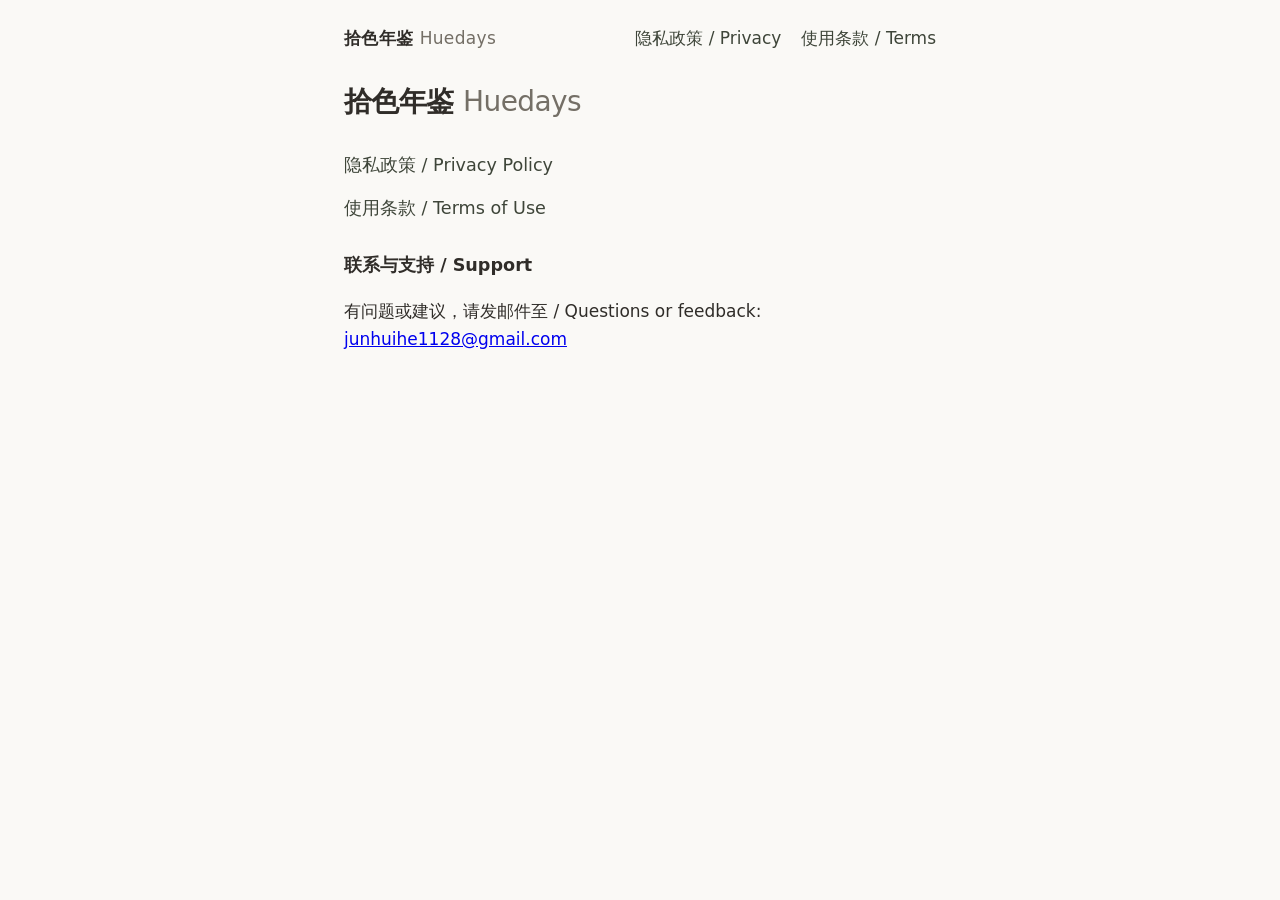
<file: index.html>
<!DOCTYPE html>
<html lang="zh-Hans">
<head>
  <meta charset="utf-8">
  <meta name="viewport" content="width=device-width, initial-scale=1">
  <title>拾色年鉴 Huedays</title>
  <style>
:root {
  --paper: #FAF9F6;
  --ink: #302D29;
  --soft: #746F66;
  --line: #EAE7E0;
  --accent: #3E4539;
}
* { box-sizing: border-box; }
html { scroll-behavior: smooth; }
body {
  margin: 0;
  background: var(--paper);
  color: var(--ink);
  font: 17px/1.65 -apple-system, BlinkMacSystemFont, "Segoe UI", "PingFang SC", "Hiragino Sans GB", "Noto Sans SC", "Source Han Sans SC", "Microsoft YaHei", system-ui, sans-serif;
  -webkit-font-smoothing: antialiased;
}
.top {
  max-width: 40rem;
  margin: 0 auto;
  padding: 1.5rem 1.5rem 0;
  display: flex;
  flex-wrap: wrap;
  gap: 0.75rem 1.5rem;
  align-items: baseline;
  justify-content: space-between;
}
.brand {
  color: var(--ink);
  text-decoration: none;
  font-weight: 600;
  letter-spacing: 0.02em;
}
.brand span, h1 span { color: var(--soft); font-weight: 500; }
nav { display: flex; flex-wrap: wrap; gap: 0.75rem 1.25rem; }
nav a, .langs a, .links a {
  color: var(--accent);
  text-decoration: none;
}
nav a[aria-current="page"] { color: var(--ink); }
nav a:hover, .langs a:hover, .links a:hover, .brand:hover { text-decoration: underline; }
main {
  max-width: 40rem;
  margin: 0 auto;
  padding: 2rem 1.5rem 4rem;
}
.langs { color: var(--soft); font-size: 0.95rem; margin: 0 0 2rem; }
h1 { font-size: 1.75rem; font-weight: 650; letter-spacing: -0.02em; line-height: 1.25; margin: 0 0 0.5rem; }
h2 { font-size: 1.1rem; font-weight: 650; margin: 1.75rem 0 0.4rem; }
.updated { color: var(--soft); font-size: 0.9rem; margin: 0 0 1.25rem; }
.intro { margin: 0 0 0.5rem; }
article p { margin: 0 0 0.25rem; }
article + article {
  margin-top: 3rem;
  padding-top: 3rem;
  border-top: 1px solid var(--line);
}
.links { list-style: none; padding: 0; margin: 2rem 0 0; }
.links li { margin: 0 0 0.85rem; }
.links a { font-size: 1.1rem; }
  </style>
</head>
<body>
  <header class="top">
    <a class="brand" href="./">拾色年鉴 <span>Huedays</span></a>
    <nav>
      <a href="privacy.html">隐私政策 / Privacy</a>
      <a href="terms.html">使用条款 / Terms</a>
    </nav>
  </header>
  <main>
    <h1>拾色年鉴 <span>Huedays</span></h1>
    <ul class="links">
      <li><a href="privacy.html">隐私政策 / Privacy Policy</a></li>
      <li><a href="terms.html">使用条款 / Terms of Use</a></li>
    </ul>
    <h2>联系与支持 / Support</h2>
    <p>有问题或建议，请发邮件至 / Questions or feedback: <a href="mailto:junhuihe1128@gmail.com">junhuihe1128@gmail.com</a></p>
  </main>
</body>
</html>
</file>
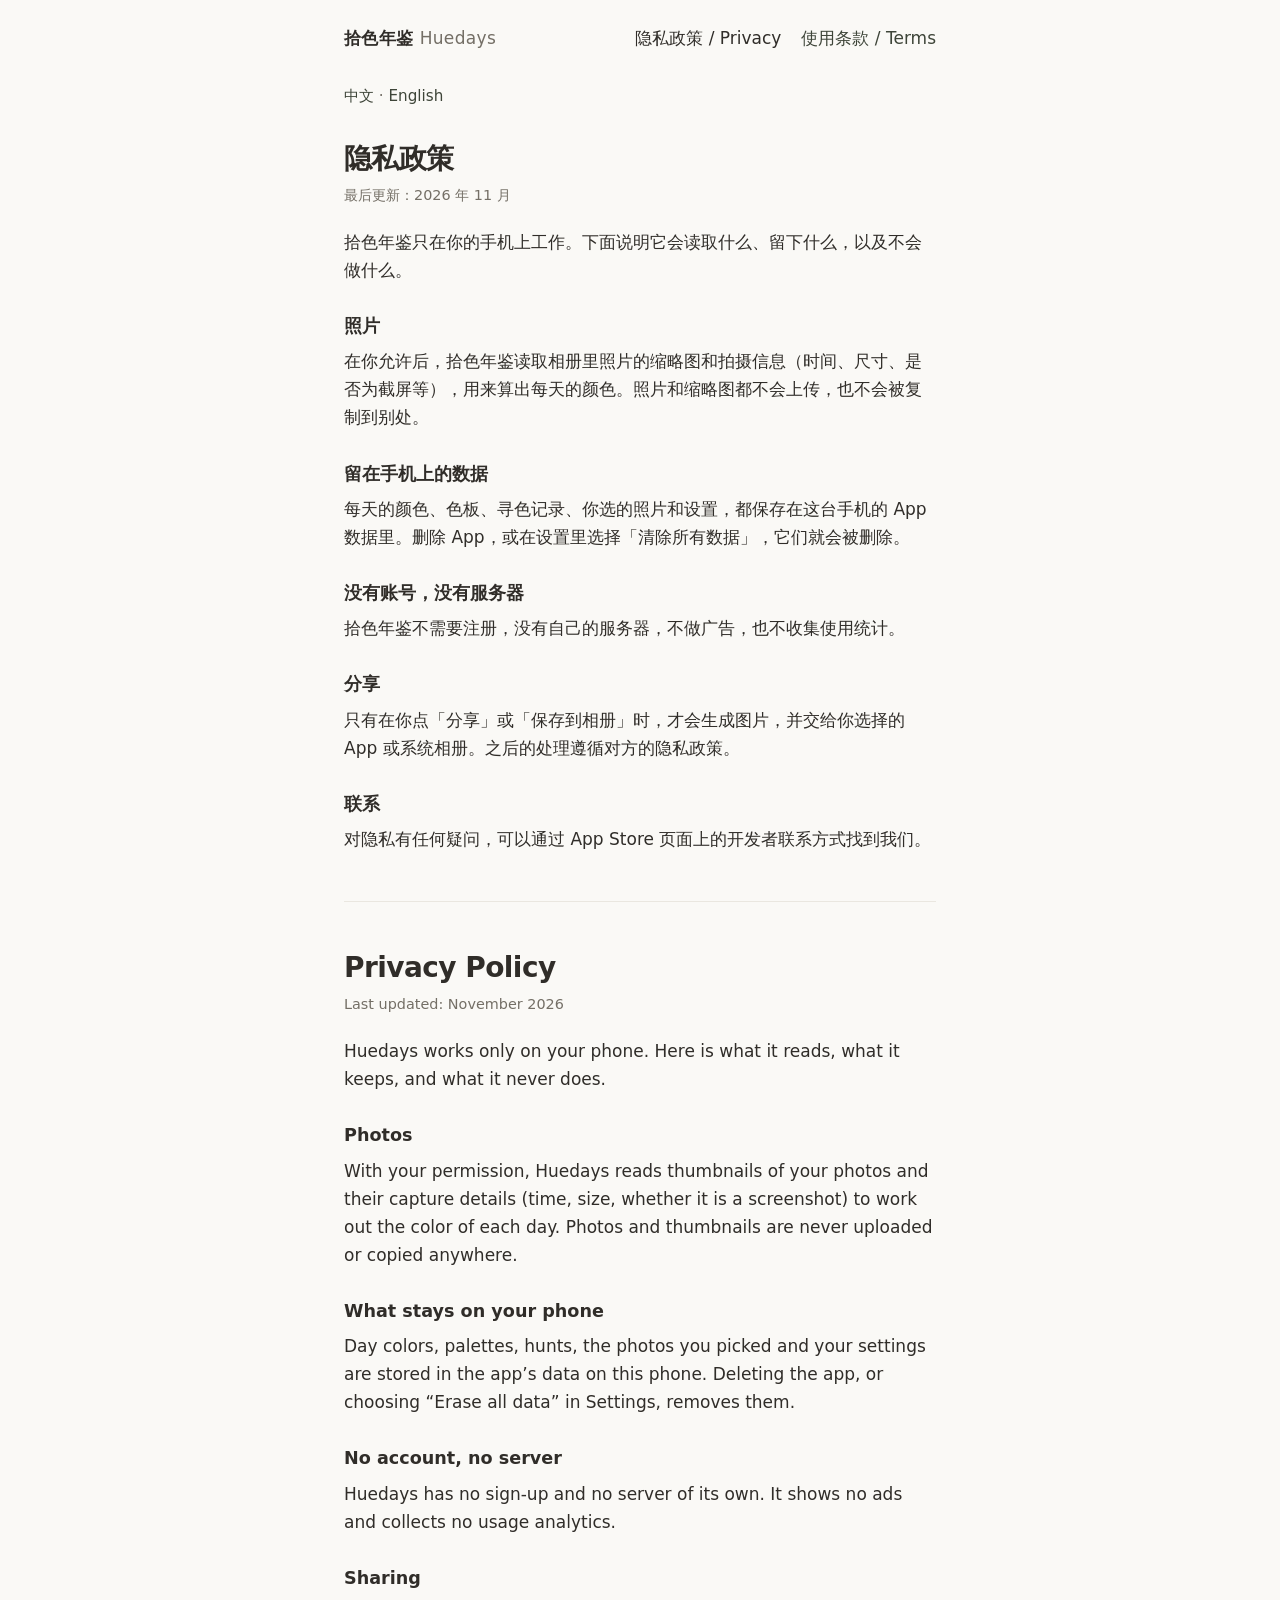
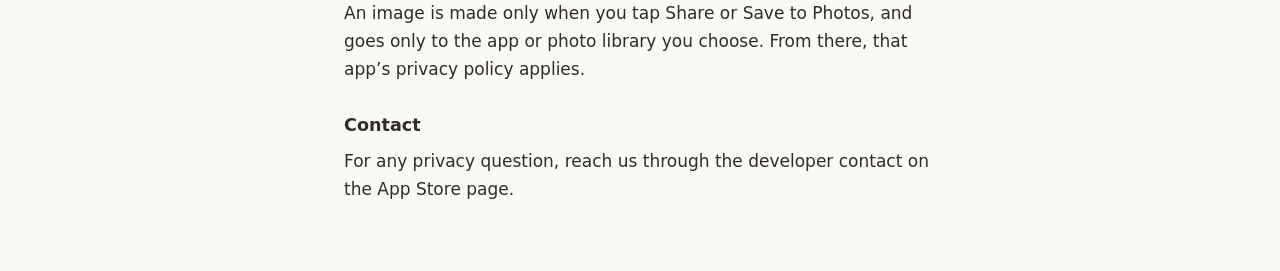
<file: privacy.html>
<!DOCTYPE html>
<html lang="zh-Hans">
<head>
  <meta charset="utf-8">
  <meta name="viewport" content="width=device-width, initial-scale=1">
  <title>隐私政策 / Privacy Policy · 拾色年鉴 Huedays</title>
  <style>
:root {
  --paper: #FAF9F6;
  --ink: #302D29;
  --soft: #746F66;
  --line: #EAE7E0;
  --accent: #3E4539;
}
* { box-sizing: border-box; }
html { scroll-behavior: smooth; }
body {
  margin: 0;
  background: var(--paper);
  color: var(--ink);
  font: 17px/1.65 -apple-system, BlinkMacSystemFont, "Segoe UI", "PingFang SC", "Hiragino Sans GB", "Noto Sans SC", "Source Han Sans SC", "Microsoft YaHei", system-ui, sans-serif;
  -webkit-font-smoothing: antialiased;
}
.top {
  max-width: 40rem;
  margin: 0 auto;
  padding: 1.5rem 1.5rem 0;
  display: flex;
  flex-wrap: wrap;
  gap: 0.75rem 1.5rem;
  align-items: baseline;
  justify-content: space-between;
}
.brand {
  color: var(--ink);
  text-decoration: none;
  font-weight: 600;
  letter-spacing: 0.02em;
}
.brand span, h1 span { color: var(--soft); font-weight: 500; }
nav { display: flex; flex-wrap: wrap; gap: 0.75rem 1.25rem; }
nav a, .langs a, .links a {
  color: var(--accent);
  text-decoration: none;
}
nav a[aria-current="page"] { color: var(--ink); }
nav a:hover, .langs a:hover, .links a:hover, .brand:hover { text-decoration: underline; }
main {
  max-width: 40rem;
  margin: 0 auto;
  padding: 2rem 1.5rem 4rem;
}
.langs { color: var(--soft); font-size: 0.95rem; margin: 0 0 2rem; }
h1 { font-size: 1.75rem; font-weight: 650; letter-spacing: -0.02em; line-height: 1.25; margin: 0 0 0.5rem; }
h2 { font-size: 1.1rem; font-weight: 650; margin: 1.75rem 0 0.4rem; }
.updated { color: var(--soft); font-size: 0.9rem; margin: 0 0 1.25rem; }
.intro { margin: 0 0 0.5rem; }
article p { margin: 0 0 0.25rem; }
article + article {
  margin-top: 3rem;
  padding-top: 3rem;
  border-top: 1px solid var(--line);
}
.links { list-style: none; padding: 0; margin: 2rem 0 0; }
.links li { margin: 0 0 0.85rem; }
.links a { font-size: 1.1rem; }
  </style>
</head>
<body>
  <header class="top">
    <a class="brand" href="./">拾色年鉴 <span>Huedays</span></a>
    <nav>
      <a href="privacy.html" aria-current="page">隐私政策 / Privacy</a>
      <a href="terms.html">使用条款 / Terms</a>
    </nav>
  </header>
  <main>
    <p class="langs"><a href="#zh">中文</a><span aria-hidden="true"> · </span><a href="#en">English</a></p>
    <article id="zh" lang="zh-Hans">
      <h1>隐私政策</h1>
      <p class="updated">最后更新：2026 年 11 月</p>
      <p class="intro">拾色年鉴只在你的手机上工作。下面说明它会读取什么、留下什么，以及不会做什么。</p>
      <h2>照片</h2>
      <p>在你允许后，拾色年鉴读取相册里照片的缩略图和拍摄信息（时间、尺寸、是否为截屏等），用来算出每天的颜色。照片和缩略图都不会上传，也不会被复制到别处。</p>
      <h2>留在手机上的数据</h2>
      <p>每天的颜色、色板、寻色记录、你选的照片和设置，都保存在这台手机的 App 数据里。删除 App，或在设置里选择「清除所有数据」，它们就会被删除。</p>
      <h2>没有账号，没有服务器</h2>
      <p>拾色年鉴不需要注册，没有自己的服务器，不做广告，也不收集使用统计。</p>
      <h2>分享</h2>
      <p>只有在你点「分享」或「保存到相册」时，才会生成图片，并交给你选择的 App 或系统相册。之后的处理遵循对方的隐私政策。</p>
      <h2>联系</h2>
      <p>对隐私有任何疑问，可以通过 App Store 页面上的开发者联系方式找到我们。</p>
    </article>
    <article id="en" lang="en">
      <h1>Privacy Policy</h1>
      <p class="updated">Last updated: November 2026</p>
      <p class="intro">Huedays works only on your phone. Here is what it reads, what it keeps, and what it never does.</p>
      <h2>Photos</h2>
      <p>With your permission, Huedays reads thumbnails of your photos and their capture details (time, size, whether it is a screenshot) to work out the color of each day. Photos and thumbnails are never uploaded or copied anywhere.</p>
      <h2>What stays on your phone</h2>
      <p>Day colors, palettes, hunts, the photos you picked and your settings are stored in the app’s data on this phone. Deleting the app, or choosing “Erase all data” in Settings, removes them.</p>
      <h2>No account, no server</h2>
      <p>Huedays has no sign-up and no server of its own. It shows no ads and collects no usage analytics.</p>
      <h2>Sharing</h2>
      <p>An image is made only when you tap Share or Save to Photos, and goes only to the app or photo library you choose. From there, that app’s privacy policy applies.</p>
      <h2>Contact</h2>
      <p>For any privacy question, reach us through the developer contact on the App Store page.</p>
    </article>
  </main>
</body>
</html>
</file>
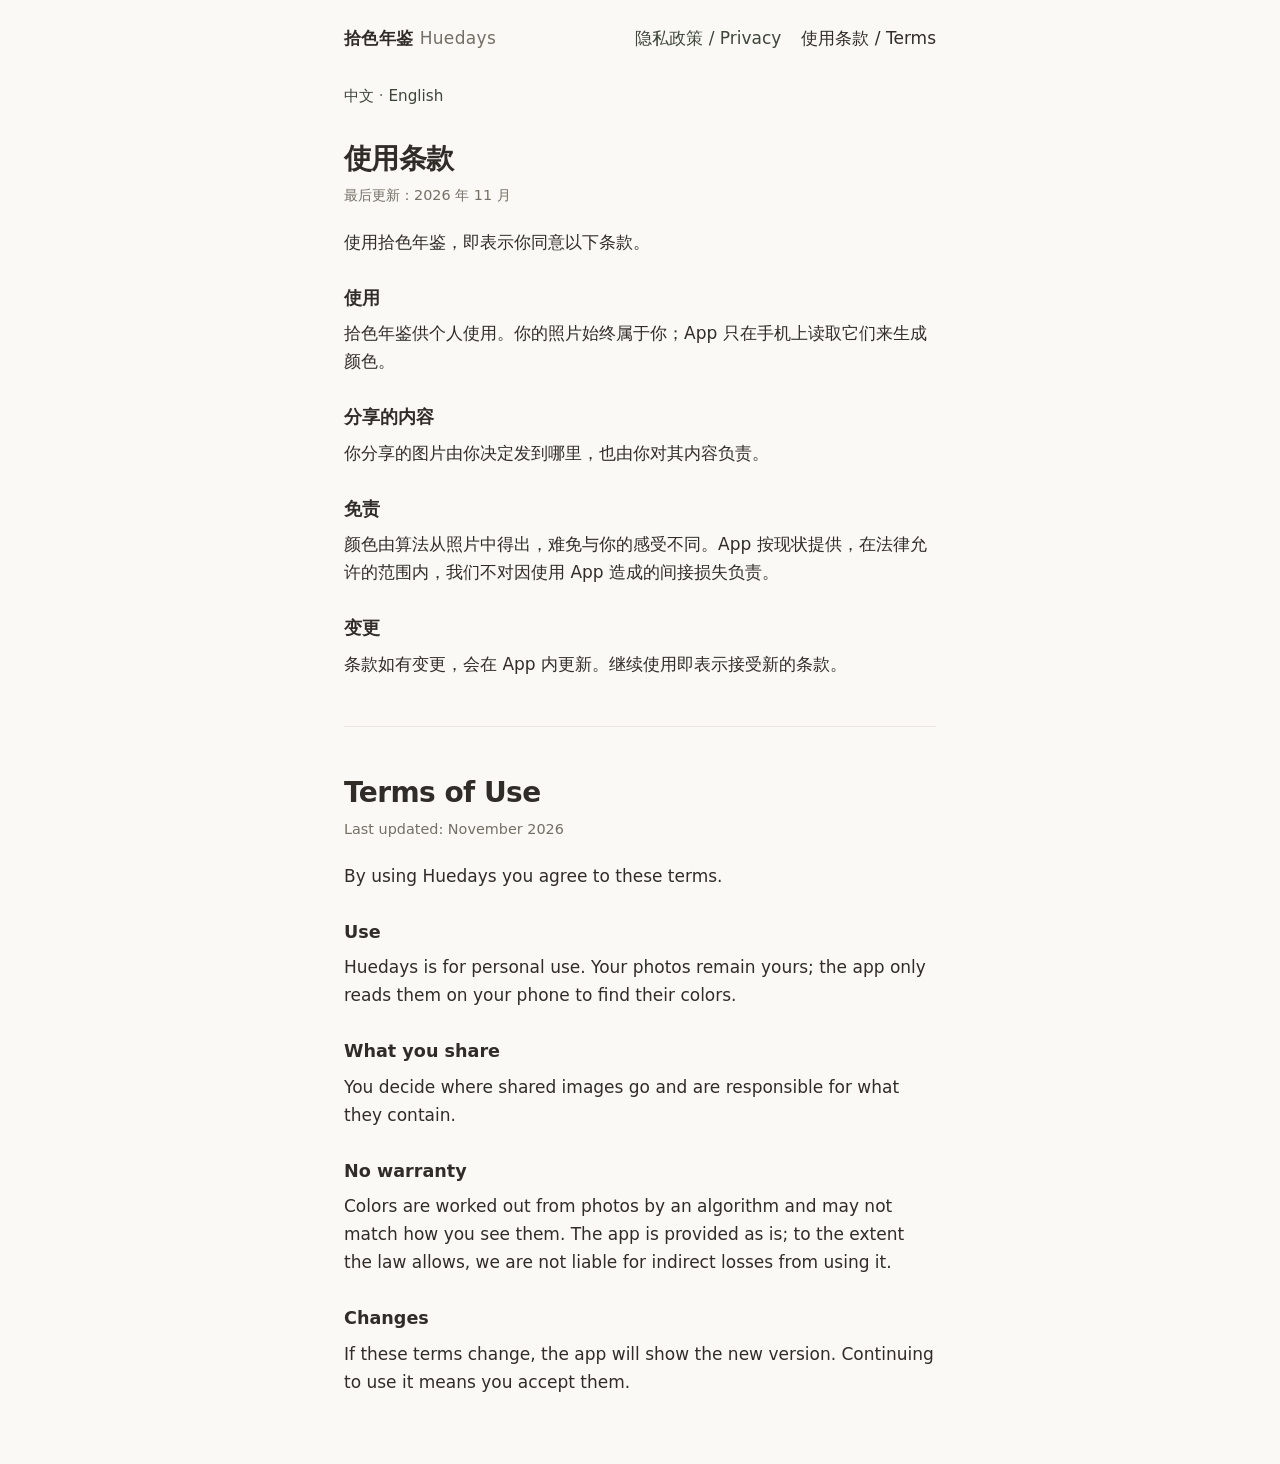
<file: terms.html>
<!DOCTYPE html>
<html lang="zh-Hans">
<head>
  <meta charset="utf-8">
  <meta name="viewport" content="width=device-width, initial-scale=1">
  <title>使用条款 / Terms of Use · 拾色年鉴 Huedays</title>
  <style>
:root {
  --paper: #FAF9F6;
  --ink: #302D29;
  --soft: #746F66;
  --line: #EAE7E0;
  --accent: #3E4539;
}
* { box-sizing: border-box; }
html { scroll-behavior: smooth; }
body {
  margin: 0;
  background: var(--paper);
  color: var(--ink);
  font: 17px/1.65 -apple-system, BlinkMacSystemFont, "Segoe UI", "PingFang SC", "Hiragino Sans GB", "Noto Sans SC", "Source Han Sans SC", "Microsoft YaHei", system-ui, sans-serif;
  -webkit-font-smoothing: antialiased;
}
.top {
  max-width: 40rem;
  margin: 0 auto;
  padding: 1.5rem 1.5rem 0;
  display: flex;
  flex-wrap: wrap;
  gap: 0.75rem 1.5rem;
  align-items: baseline;
  justify-content: space-between;
}
.brand {
  color: var(--ink);
  text-decoration: none;
  font-weight: 600;
  letter-spacing: 0.02em;
}
.brand span, h1 span { color: var(--soft); font-weight: 500; }
nav { display: flex; flex-wrap: wrap; gap: 0.75rem 1.25rem; }
nav a, .langs a, .links a {
  color: var(--accent);
  text-decoration: none;
}
nav a[aria-current="page"] { color: var(--ink); }
nav a:hover, .langs a:hover, .links a:hover, .brand:hover { text-decoration: underline; }
main {
  max-width: 40rem;
  margin: 0 auto;
  padding: 2rem 1.5rem 4rem;
}
.langs { color: var(--soft); font-size: 0.95rem; margin: 0 0 2rem; }
h1 { font-size: 1.75rem; font-weight: 650; letter-spacing: -0.02em; line-height: 1.25; margin: 0 0 0.5rem; }
h2 { font-size: 1.1rem; font-weight: 650; margin: 1.75rem 0 0.4rem; }
.updated { color: var(--soft); font-size: 0.9rem; margin: 0 0 1.25rem; }
.intro { margin: 0 0 0.5rem; }
article p { margin: 0 0 0.25rem; }
article + article {
  margin-top: 3rem;
  padding-top: 3rem;
  border-top: 1px solid var(--line);
}
.links { list-style: none; padding: 0; margin: 2rem 0 0; }
.links li { margin: 0 0 0.85rem; }
.links a { font-size: 1.1rem; }
  </style>
</head>
<body>
  <header class="top">
    <a class="brand" href="./">拾色年鉴 <span>Huedays</span></a>
    <nav>
      <a href="privacy.html">隐私政策 / Privacy</a>
      <a href="terms.html" aria-current="page">使用条款 / Terms</a>
    </nav>
  </header>
  <main>
    <p class="langs"><a href="#zh">中文</a><span aria-hidden="true"> · </span><a href="#en">English</a></p>
    <article id="zh" lang="zh-Hans">
      <h1>使用条款</h1>
      <p class="updated">最后更新：2026 年 11 月</p>
      <p class="intro">使用拾色年鉴，即表示你同意以下条款。</p>
      <h2>使用</h2>
      <p>拾色年鉴供个人使用。你的照片始终属于你；App 只在手机上读取它们来生成颜色。</p>
      <h2>分享的内容</h2>
      <p>你分享的图片由你决定发到哪里，也由你对其内容负责。</p>
      <h2>免责</h2>
      <p>颜色由算法从照片中得出，难免与你的感受不同。App 按现状提供，在法律允许的范围内，我们不对因使用 App 造成的间接损失负责。</p>
      <h2>变更</h2>
      <p>条款如有变更，会在 App 内更新。继续使用即表示接受新的条款。</p>
    </article>
    <article id="en" lang="en">
      <h1>Terms of Use</h1>
      <p class="updated">Last updated: November 2026</p>
      <p class="intro">By using Huedays you agree to these terms.</p>
      <h2>Use</h2>
      <p>Huedays is for personal use. Your photos remain yours; the app only reads them on your phone to find their colors.</p>
      <h2>What you share</h2>
      <p>You decide where shared images go and are responsible for what they contain.</p>
      <h2>No warranty</h2>
      <p>Colors are worked out from photos by an algorithm and may not match how you see them. The app is provided as is; to the extent the law allows, we are not liable for indirect losses from using it.</p>
      <h2>Changes</h2>
      <p>If these terms change, the app will show the new version. Continuing to use it means you accept them.</p>
    </article>
  </main>
</body>
</html>
</file>
